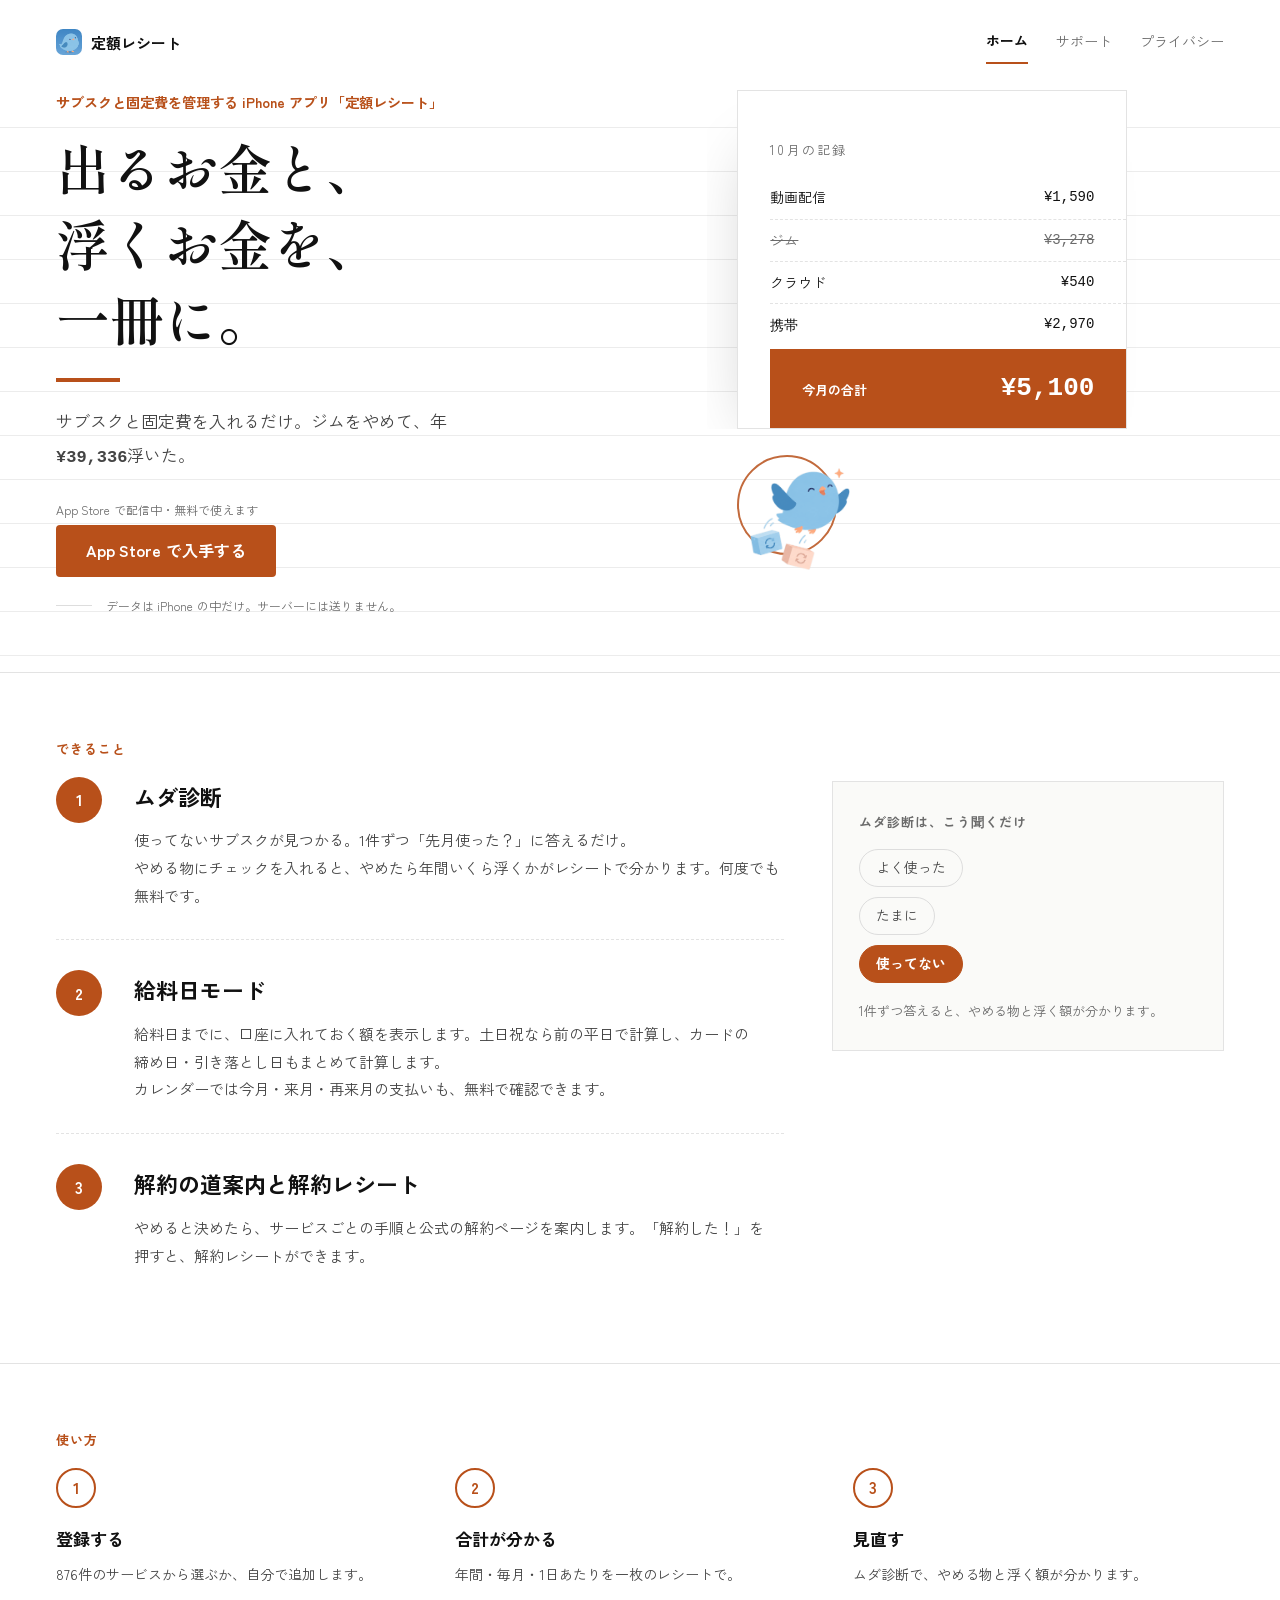
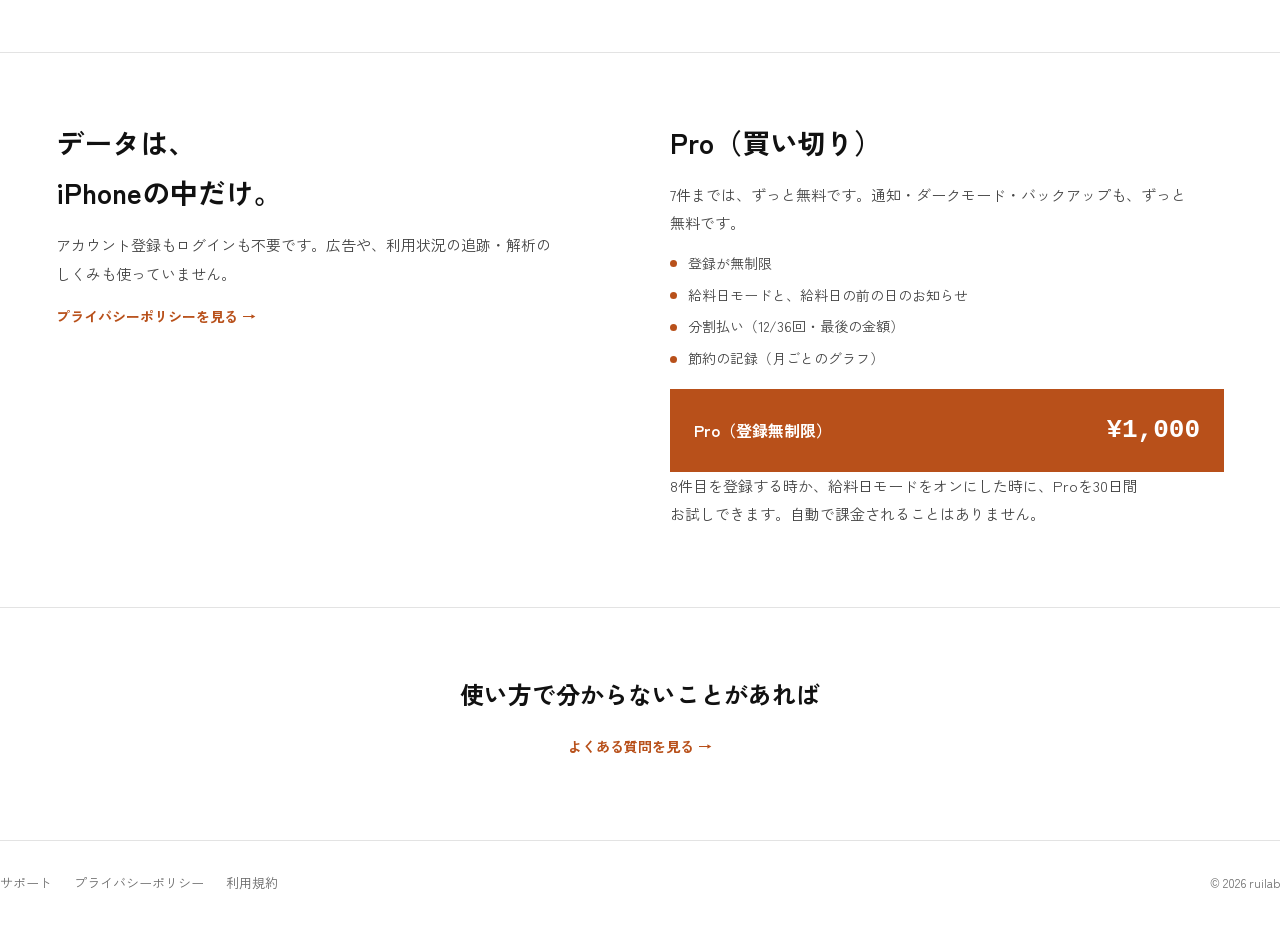
<file: index.html>
<!doctype html>
<html lang="ja">
<head>
<meta charset="utf-8">
<meta name="viewport" content="width=device-width, initial-scale=1">
<title>定額レシート - サブスク管理</title>
<meta name="description" content="サブスクと固定費を入れるだけ。年間・毎月・1日あたりの合計がひと目で分かる、iPhone向けの節約アプリです。データはiPhoneの中だけ。ログイン・広告なし。">
<meta name="theme-color" content="#B8501A">
<link rel="icon" href="assets/favicon-64.png" sizes="64x64" type="image/png">
<link rel="icon" href="assets/favicon-32.png" sizes="32x32" type="image/png">
<link rel="apple-touch-icon" href="assets/apple-touch-icon.png">
<link rel="stylesheet" href="assets/style.css">
</head>
<body>

<header class="site-header">
  <div class="wrap header-inner">
    <a class="brand" href="index.html">
      <img src="assets/icon-header.png" width="32" height="32" alt="">
      <span>定額レシート</span>
    </a>
    <nav class="site-nav" aria-label="サイト内">
      <a href="index.html" aria-current="page">ホーム</a>
      <a href="support.html">サポート</a>
      <a href="privacy.html">プライバシー</a>
    </nav>
  </div>
</header>

<main>

  <div class="hero-band">
    <section class="hero">
      <div class="wrap hero-grid">

        <div class="hero-copy">
          <p class="hero-kicker">サブスクと固定費を管理する iPhone アプリ「定額レシート」</p>
          <h1>出るお金と、<br>浮くお金を、<br>一冊に。</h1>
          <hr class="hero-rule">
          <p class="hero-sub">サブスクと<wbr>固定費を<wbr>入れるだけ。<wbr>ジムを<wbr>やめて、<wbr>年<b class="mono">¥39,336</b>浮いた。</p>
          <p class="hero-storenote">App Store で配信中・無料で<wbr>使えます</p>
          <p class="hero-cta"><a class="btn-primary" href="https://apps.apple.com/jp/app/%E5%AE%9A%E9%A1%8D%E3%83%AC%E3%82%B7%E3%83%BC%E3%83%88-%E3%82%B5%E3%83%96%E3%82%B9%E3%82%AF%E7%AE%A1%E7%90%86/id6823867185" target="_blank" rel="noopener">App Store で入手する</a></p>
          <p class="hero-footnote"><span class="dash" aria-hidden="true"></span>データは iPhone の中だけ。サーバーには送りません。</p>
        </div>

        <div class="hero-visual">
          <div class="frag-crop">
            <div class="receipt-frag">
              <p class="frag-label">10月の記録</p>
              <div class="frag-line"><span>動画配信</span><span class="mono">¥1,590</span></div>
              <div class="frag-line frag-cancel"><span>ジム</span><span class="mono">¥3,278</span></div>
              <div class="frag-line"><span>クラウド</span><span class="mono">¥540</span></div>
              <div class="frag-line"><span>携帯</span><span class="mono">¥2,970</span></div>
              <div class="frag-total"><span>今月の合計</span><b class="mono">¥5,100</b></div>
            </div>
          </div>
          <div class="seal">
            <span class="seal-ring" aria-hidden="true"></span>
            <img src="assets/bird-happy.png" width="480" height="489" alt="">
          </div>
        </div>

      </div>
    </section>
  </div>

  <section class="section no-border" id="features">
    <div class="wrap">
      <p class="section-kicker">できること</p>

      <div class="feat-area">
        <div>

          <div class="feat-row">
            <span class="feat-num" aria-hidden="true">1</span>
            <div class="feat-body">
              <h2>ムダ診断</h2>
              <p>使ってない<wbr>サブスクが<wbr>見つかる。<wbr>1件ずつ<wbr>「先月<wbr>使った？」に<wbr>答えるだけ。</p>
              <p>やめる<wbr>物に<wbr>チェックを<wbr>入れると、<wbr>やめたら<wbr>年間いくら<wbr>浮くかが<wbr>レシートで<wbr>分かります。<wbr>何度でも<wbr>無料です。</p>
            </div>
          </div>

          <div class="feat-row">
            <span class="feat-num" aria-hidden="true">2</span>
            <div class="feat-body">
              <h2>給料日モード</h2>
              <p class="only-pc">給料日までに、<wbr>口座に<wbr>入れておく額を<wbr>表示します。<wbr>土日祝なら<wbr>前の<wbr>平日で<wbr>計算し、<wbr>カードの<wbr>締め日・<wbr>引き落とし日も<wbr>まとめて<wbr>計算します。</p>
              <p class="only-pc">カレンダーでは<wbr>今月・<wbr>来月・<wbr>再来月の<wbr>支払いも、<wbr>無料で<wbr>確認できます。</p>
              <p class="only-mobile">給料日までに、<wbr>口座に<wbr>入れておく額を<wbr>表示。<wbr>カードの<wbr>締め日・<wbr>引き落とし日も<wbr>まとめて<wbr>計算します。<wbr>カレンダーの<wbr>今月・<wbr>来月・<wbr>再来月は<wbr>無料で<wbr>見られます。</p>
            </div>
          </div>

          <div class="feat-row">
            <span class="feat-num" aria-hidden="true">3</span>
            <div class="feat-body">
              <h2>解約の道案内と解約レシート</h2>
              <p class="only-pc">やめると<wbr>決めたら、<wbr>サービスごとの<wbr>手順と<wbr>公式の<wbr>解約ページを<wbr>案内します。<wbr>「解約した！」を<wbr>押すと、<wbr>解約レシートが<wbr>できます。</p>
              <p class="only-mobile">サービスごとの<wbr>手順と<wbr>公式ページを<wbr>案内。<wbr>「解約した！」を<wbr>押すと、<wbr>解約レシートが<wbr>できます。</p>
            </div>
          </div>

        </div>

        <div class="chip-panel">
          <p class="section-kicker">ムダ診断は、こう聞くだけ</p>
          <div class="chip-list">
            <span class="chip">よく使った</span>
            <span class="chip">たまに</span>
            <span class="chip is-on">使ってない</span>
          </div>
          <p class="chip-caption">1件ずつ<wbr>答えると、<wbr>やめる<wbr>物と<wbr>浮く<wbr>額が<wbr>分かります。</p>
        </div>
      </div>
    </div>
  </section>

  <section class="section" id="how">
    <div class="wrap">
      <p class="section-kicker">使い方</p>
      <div class="steps">

        <div class="step">
          <span class="step-num" aria-hidden="true">1</span>
          <h2>登録する</h2>
          <p>876件の<wbr>サービスから<wbr>選ぶか、<wbr>自分で<wbr>追加します。</p>
        </div>

        <div class="step">
          <span class="step-num" aria-hidden="true">2</span>
          <h2>合計が分かる</h2>
          <p>年間・<wbr>毎月・<wbr>1日あたりを<wbr>一枚の<wbr>レシートで。</p>
        </div>

        <div class="step">
          <span class="step-num" aria-hidden="true">3</span>
          <h2>見直す</h2>
          <p>ムダ診断で、<wbr>やめる<wbr>物と<wbr>浮く<wbr>額が<wbr>分かります。</p>
        </div>

      </div>
    </div>
  </section>

  <section class="section" id="safety">
    <div class="wrap two-col">

      <div>
        <h2>データは、<br>iPhoneの中だけ。</h2>
        <p>アカウント登録も<wbr>ログインも<wbr>不要です。<wbr>広告や、<wbr>利用状況の<wbr>追跡・<wbr>解析の<wbr>しくみも<wbr>使っていません。</p>
        <p><a class="text-link" href="privacy.html">プライバシーポリシーを見る →</a></p>
      </div>

      <div>
        <h2>Pro（買い切り）</h2>
        <p>7件までは、<wbr>ずっと<wbr>無料です。<wbr>通知・<wbr>ダークモード・<wbr>バックアップも、<wbr>ずっと<wbr>無料です。</p>
        <ul class="pro-list">
          <li>登録が<wbr>無制限</li>
          <li>給料日モードと、<wbr>給料日の<wbr>前の<wbr>日の<wbr>お知らせ</li>
          <li>分割払い<wbr>（12/36回・<wbr>最後の<wbr>金額）</li>
          <li>節約の<wbr>記録<wbr>（月ごとの<wbr>グラフ）</li>
        </ul>
        <div class="price-fill">
          <span>Pro（登録無制限）</span>
          <b class="mono">¥1,000</b>
        </div>
        <p class="price-note">8件目を<wbr>登録する<wbr>時か、<wbr>給料日モードを<wbr>オンに<wbr>した<wbr>時に、<wbr>Proを<wbr>30日間<wbr>お試しできます。<wbr>自動で<wbr>課金される<wbr>ことは<wbr>ありません。</p>
      </div>

    </div>
  </section>


  <!--
  アプリの画面（撮影モードのスクリーンショットが揃ったら、下のコメントを外して公開する）
  本物の画面以外は置かない。

  <section class="section" id="screens">
    <div class="wrap">
      <p class="section-kicker">アプリの画面</p>
      <div class="app-shots">
        <div class="shot-slot">ホーム画面</div>
        <div class="shot-slot">ムダ診断</div>
        <div class="shot-slot">給料日モード</div>
      </div>
      <div class="badge-slot">App Store バッジ</div>
    </div>
  </section>
  -->

  <section class="section section-center" id="support-link">
    <div class="wrap">
      <h2>使い方で<wbr>分からない<wbr>ことが<wbr>あれば</h2>
      <p><a class="text-link" href="support.html">よくある質問を見る →</a></p>
    </div>
  </section>

</main>

<footer class="site-footer">
  <div class="wrap footer-inner">
    <div class="footer-links">
      <a href="support.html">サポート</a>
      <a href="privacy.html">プライバシーポリシー</a>
      <a href="https://www.apple.com/legal/internet-services/itunes/dev/stdeula/">利用規約</a>
    </div>
    <p class="footer-copy">&copy; 2026 ruilab</p>
  </div>
</footer>

</body>
</html>
</file>
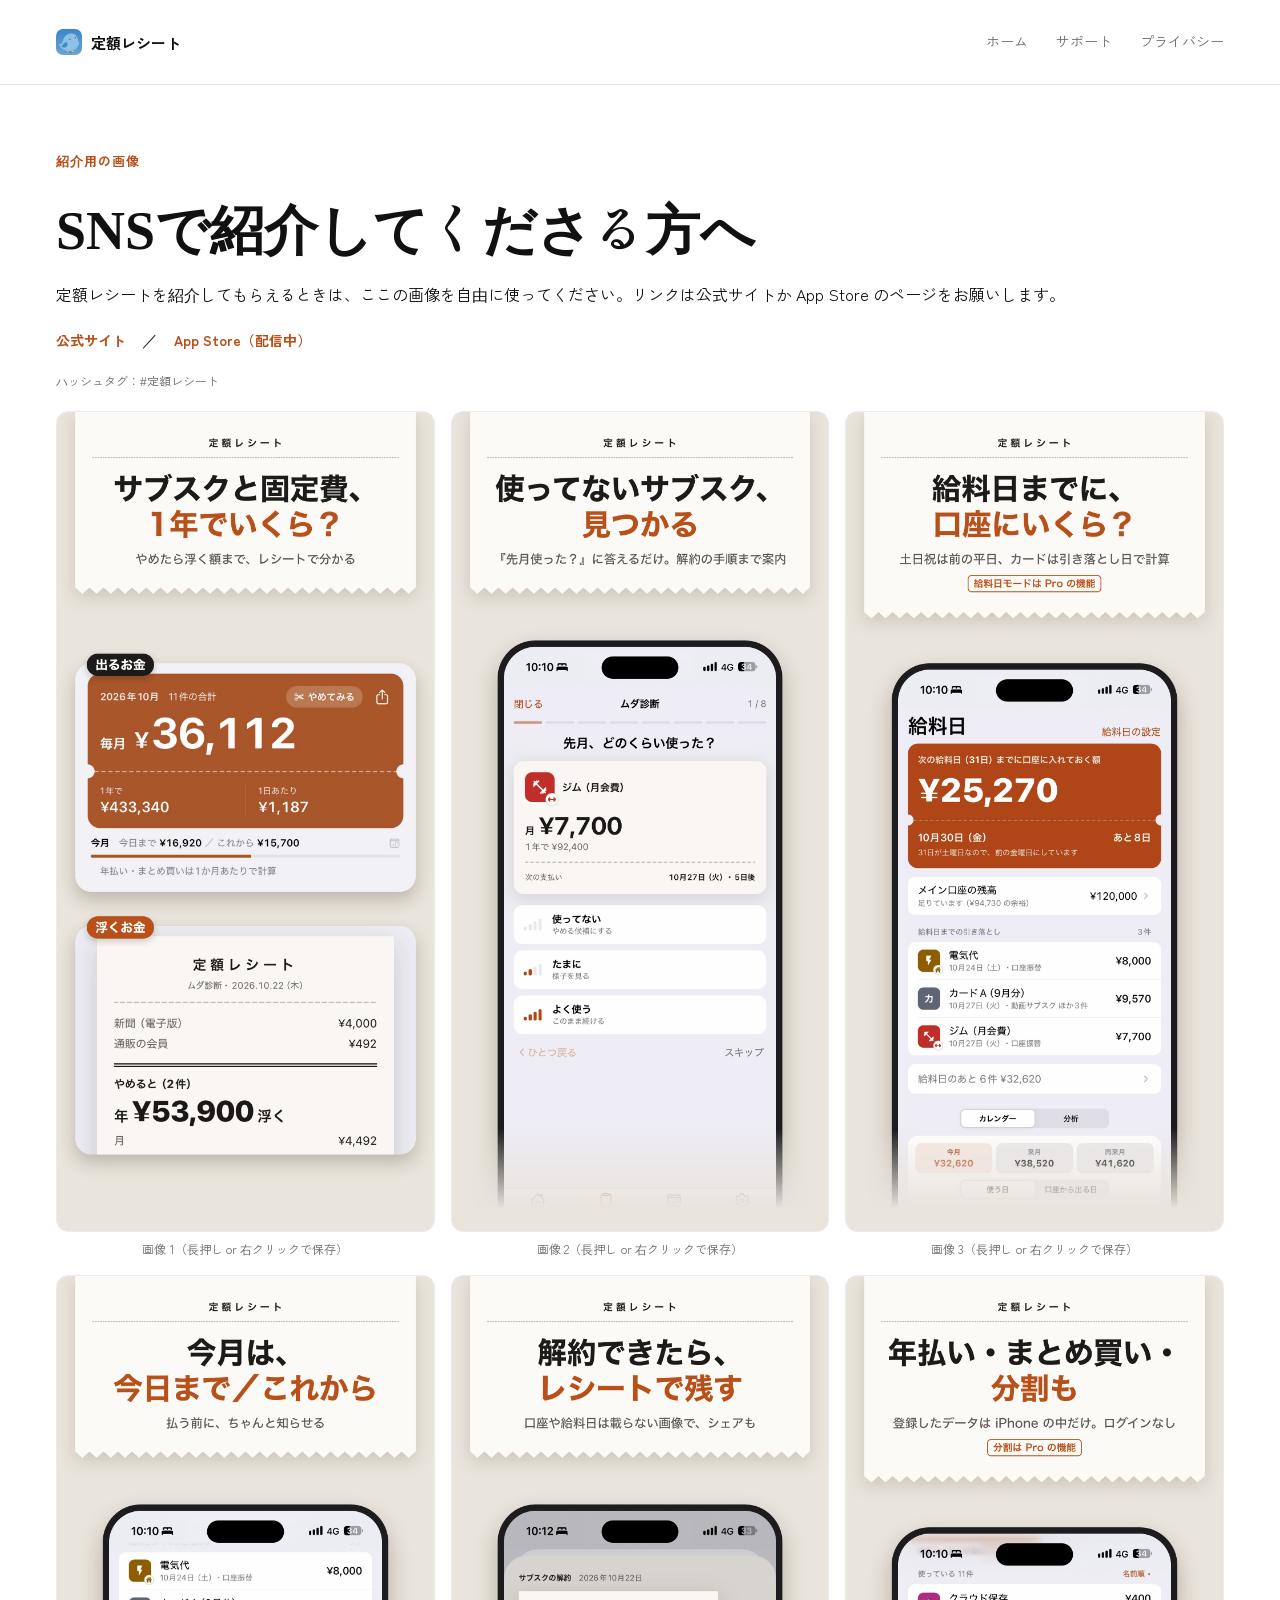
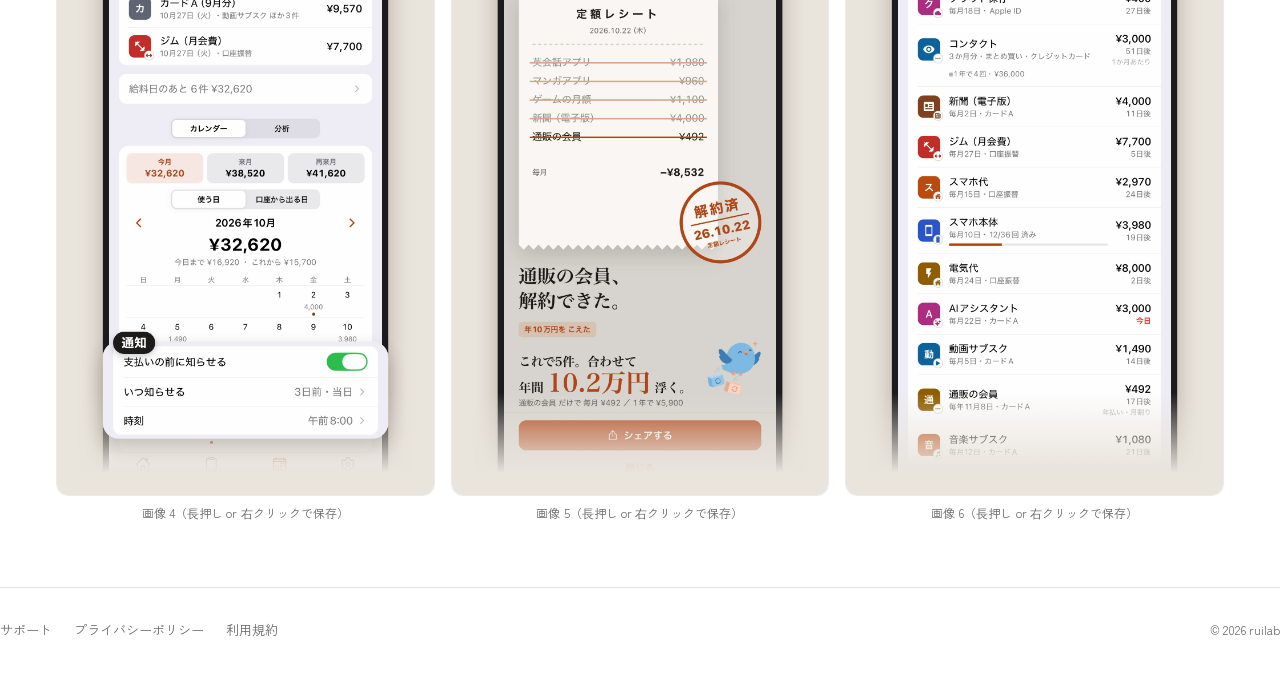
<file: press.html>
<!doctype html>
<html lang="ja">
<head>
<meta charset="utf-8">
<meta name="viewport" content="width=device-width, initial-scale=1">
<title>紹介用の画像 | 定額レシート</title>
<meta name="description" content="定額レシートを SNS などで紹介してくださる方のための画像です。">
<meta name="theme-color" content="#B8501A">
<link rel="icon" href="assets/favicon-64.png" sizes="64x64" type="image/png">
<link rel="icon" href="assets/favicon-32.png" sizes="32x32" type="image/png">
<link rel="apple-touch-icon" href="assets/apple-touch-icon.png">
<link rel="stylesheet" href="assets/style.css">
</head>
<body>

<header class="site-header">
  <div class="wrap header-inner">
    <a class="brand" href="index.html">
      <img src="assets/icon-header.png" width="32" height="32" alt="">
      <span>定額レシート</span>
    </a>
    <nav class="site-nav" aria-label="サイト内">
      <a href="index.html">ホーム</a>
      <a href="support.html">サポート</a>
      <a href="privacy.html">プライバシー</a>
    </nav>
  </div>
</header>

<main>
  <section class="section">
    <div class="wrap">
      <p class="section-kicker">紹介用の画像</p>
      <h1>SNSで紹介してくださる方へ</h1>
      <p>定額レシートを紹介してもらえるときは、ここの画像を自由に使ってください。リンクは公式サイトか App Store のページをお願いします。</p>
      <p><a class="text-link" href="index.html">公式サイト</a>　／　<a class="text-link" href="https://apps.apple.com/jp/app/%E5%AE%9A%E9%A1%8D%E3%83%AC%E3%82%B7%E3%83%BC%E3%83%88-%E3%82%B5%E3%83%96%E3%82%B9%E3%82%AF%E7%AE%A1%E7%90%86/id6823867185" target="_blank" rel="noopener">App Store（配信中）</a></p>
      <p class="contact-sub">ハッシュタグ：#定額レシート</p>
      <div class="press-grid">
      <figure class="press-item"><a href="assets/press/01.png" target="_blank" rel="noopener"><img src="assets/press/01.png" alt="定額レシートの画面 1" loading="lazy" width="1320" height="2868"></a><figcaption>画像 1（長押し or 右クリックで保存）</figcaption></figure>
      <figure class="press-item"><a href="assets/press/02.png" target="_blank" rel="noopener"><img src="assets/press/02.png" alt="定額レシートの画面 2" loading="lazy" width="1320" height="2868"></a><figcaption>画像 2（長押し or 右クリックで保存）</figcaption></figure>
      <figure class="press-item"><a href="assets/press/03.png" target="_blank" rel="noopener"><img src="assets/press/03.png" alt="定額レシートの画面 3" loading="lazy" width="1320" height="2868"></a><figcaption>画像 3（長押し or 右クリックで保存）</figcaption></figure>
      <figure class="press-item"><a href="assets/press/04.png" target="_blank" rel="noopener"><img src="assets/press/04.png" alt="定額レシートの画面 4" loading="lazy" width="1320" height="2868"></a><figcaption>画像 4（長押し or 右クリックで保存）</figcaption></figure>
      <figure class="press-item"><a href="assets/press/05.png" target="_blank" rel="noopener"><img src="assets/press/05.png" alt="定額レシートの画面 5" loading="lazy" width="1320" height="2868"></a><figcaption>画像 5（長押し or 右クリックで保存）</figcaption></figure>
      <figure class="press-item"><a href="assets/press/06.png" target="_blank" rel="noopener"><img src="assets/press/06.png" alt="定額レシートの画面 6" loading="lazy" width="1320" height="2868"></a><figcaption>画像 6（長押し or 右クリックで保存）</figcaption></figure>
      </div>
    </div>
  </section>
</main>

<footer class="site-footer">
  <div class="wrap footer-inner">
    <div class="footer-links">
      <a href="support.html">サポート</a>
      <a href="privacy.html">プライバシーポリシー</a>
      <a href="https://www.apple.com/legal/internet-services/itunes/dev/stdeula/">利用規約</a>
    </div>
    <p class="footer-copy">&copy; 2026 ruilab</p>
  </div>
</footer>

</body>
</html>
</file>
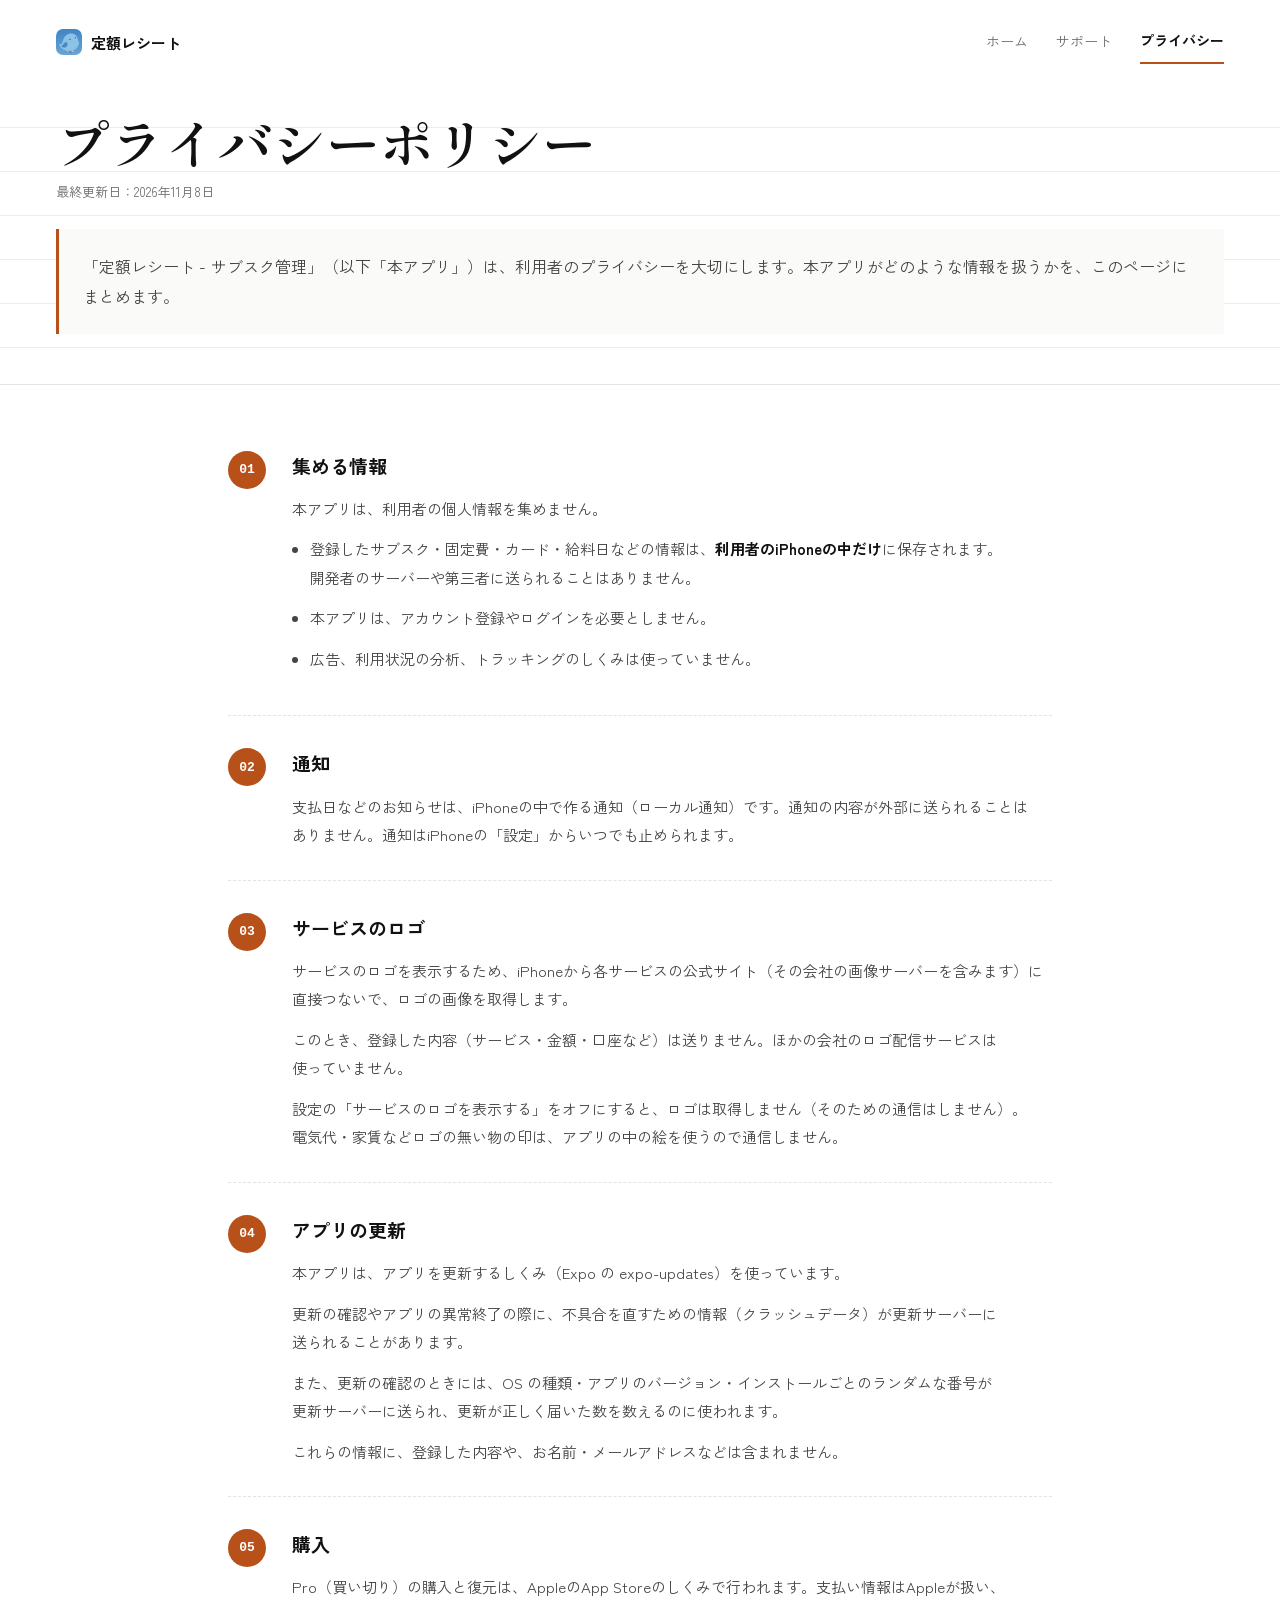
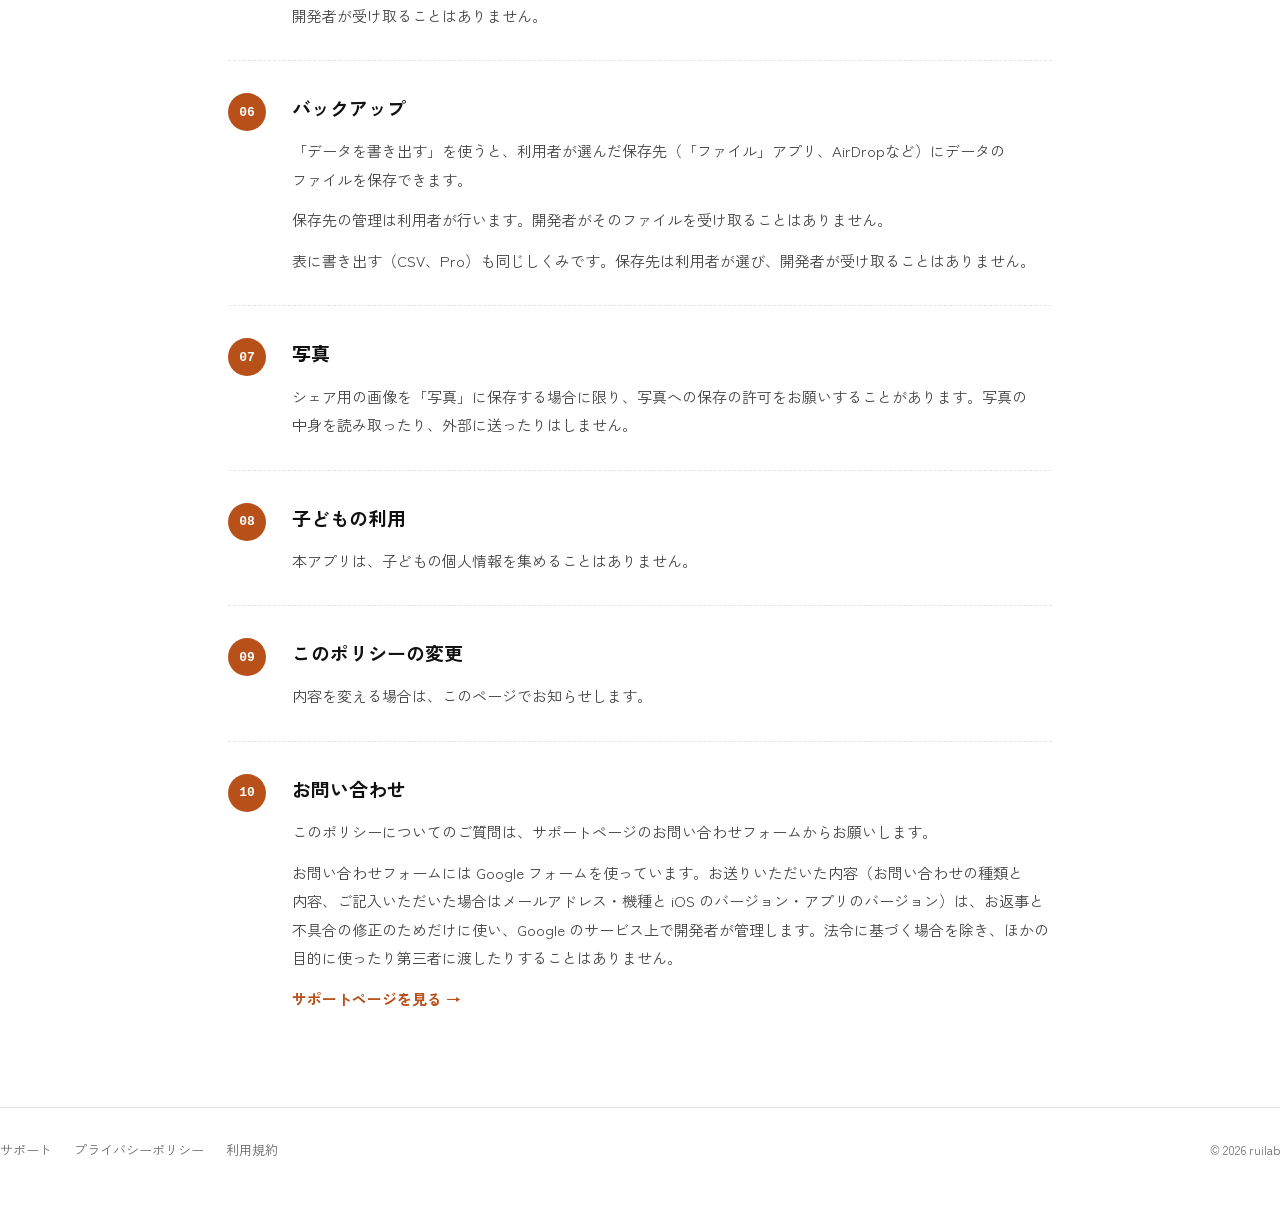
<file: privacy.html>
<!doctype html>
<html lang="ja">
<head>
<meta charset="utf-8">
<meta name="viewport" content="width=device-width, initial-scale=1">
<title>プライバシーポリシー | 定額レシート</title>
<meta name="description" content="定額レシート - サブスク管理 のプライバシーポリシー。登録した内容はiPhoneの中だけに保存され、サーバーには送られません。">
<meta name="theme-color" content="#B8501A">
<link rel="icon" href="assets/favicon-64.png" sizes="64x64" type="image/png">
<link rel="icon" href="assets/favicon-32.png" sizes="32x32" type="image/png">
<link rel="apple-touch-icon" href="assets/apple-touch-icon.png">
<link rel="stylesheet" href="assets/style.css">
</head>
<body>

<header class="site-header">
  <div class="wrap header-inner">
    <a class="brand" href="index.html">
      <img src="assets/icon-header.png" width="32" height="32" alt="">
      <span>定額レシート</span>
    </a>
    <nav class="site-nav" aria-label="サイト内">
      <a href="index.html">ホーム</a>
      <a href="support.html">サポート</a>
      <a href="privacy.html" aria-current="page">プライバシー</a>
    </nav>
  </div>
</header>

<main>

  <div class="hero-band page-head">
    <div class="wrap">
      <h1>プライバシーポリシー</h1>
      <p class="page-meta">最終更新日：2026年11月8日</p>
      <div class="lede-box">
        <p class="lede">「定額レシート - サブスク管理」<wbr>（以下<wbr>「本アプリ」）は、<wbr>利用者の<wbr>プライバシーを<wbr>大切に<wbr>します。<wbr>本アプリが<wbr>どのような<wbr>情報を<wbr>扱うかを、<wbr>この<wbr>ページに<wbr>まとめます。</p>
      </div>
    </div>
  </div>

  <section class="section no-border">
    <div class="wrap wrap-narrow">

      <div class="policy-sec">
        <span class="policy-num" aria-hidden="true">01</span>
        <div class="policy-body">
          <h2>集める情報</h2>
          <p>本アプリは、<wbr>利用者の<wbr>個人情報を<wbr>集めません。</p>
          <ul>
            <li>登録した<wbr>サブスク・<wbr>固定費・<wbr>カード・<wbr>給料日などの<wbr>情報は、<strong>利用者の<wbr>iPhoneの<wbr>中だけ</strong>に<wbr>保存されます。<wbr>開発者の<wbr>サーバーや<wbr>第三者に<wbr>送られる<wbr>ことは<wbr>ありません。</li>
            <li>本アプリは、<wbr>アカウント登録や<wbr>ログインを<wbr>必要としません。</li>
            <li>広告、<wbr>利用状況の<wbr>分析、<wbr>トラッキングの<wbr>しくみは<wbr>使っていません。</li>
          </ul>
        </div>
      </div>

      <div class="policy-sec">
        <span class="policy-num" aria-hidden="true">02</span>
        <div class="policy-body">
          <h2>通知</h2>
          <p>支払日などの<wbr>お知らせは、<wbr>iPhoneの<wbr>中で<wbr>作る<wbr>通知<wbr>（ローカル通知）です。<wbr>通知の<wbr>内容が<wbr>外部に<wbr>送られる<wbr>ことは<wbr>ありません。<wbr>通知は<wbr>iPhoneの<wbr>「設定」から<wbr>いつでも<wbr>止められます。</p>
        </div>
      </div>

      <div class="policy-sec">
        <span class="policy-num" aria-hidden="true">03</span>
        <div class="policy-body">
          <h2>サービスのロゴ</h2>
          <p>サービスの<wbr>ロゴを<wbr>表示する<wbr>ため、<wbr>iPhoneから<wbr>各サービスの<wbr>公式サイト<wbr>（その<wbr>会社の<wbr>画像サーバーを<wbr>含みます）に<wbr>直接つないで、<wbr>ロゴの<wbr>画像を<wbr>取得します。</p>
          <p>この<wbr>とき、<wbr>登録した<wbr>内容<wbr>（サービス・<wbr>金額・<wbr>口座など）は<wbr>送りません。<wbr>ほかの<wbr>会社の<wbr>ロゴ配信サービスは<wbr>使っていません。</p>
          <p>設定の<wbr>「サービスの<wbr>ロゴを<wbr>表示する」を<wbr>オフに<wbr>すると、<wbr>ロゴは<wbr>取得しません<wbr>（その<wbr>ための<wbr>通信は<wbr>しません）。<wbr>電気代・<wbr>家賃など<wbr>ロゴの<wbr>無い<wbr>物の<wbr>印は、<wbr>アプリの<wbr>中の<wbr>絵を<wbr>使うので<wbr>通信しません。</p>
        </div>
      </div>

      <div class="policy-sec">
        <span class="policy-num" aria-hidden="true">04</span>
        <div class="policy-body">
          <h2>アプリの更新</h2>
          <p>本アプリは、<wbr>アプリを<wbr>更新する<wbr>しくみ<wbr>（Expo の expo-updates）を<wbr>使っています。</p>
          <p>更新の<wbr>確認や<wbr>アプリの<wbr>異常終了の<wbr>際に、<wbr>不具合を<wbr>直す<wbr>ための<wbr>情報<wbr>（クラッシュデータ）が<wbr>更新サーバーに<wbr>送られる<wbr>ことがあります。</p>
          <p>また、<wbr>更新の<wbr>確認の<wbr>ときには、<wbr>OS の<wbr>種類・<wbr>アプリの<wbr>バージョン・<wbr>インストールごとの<wbr>ランダムな<wbr>番号が<wbr>更新サーバーに<wbr>送られ、<wbr>更新が<wbr>正しく<wbr>届いた<wbr>数を<wbr>数えるのに<wbr>使われます。</p>
          <p>これらの<wbr>情報に、<wbr>登録した<wbr>内容や、<wbr>お名前・<wbr>メールアドレスなどは<wbr>含まれません。</p>
        </div>
      </div>

      <div class="policy-sec">
        <span class="policy-num" aria-hidden="true">05</span>
        <div class="policy-body">
          <h2>購入</h2>
          <p>Pro<wbr>（買い切り）の<wbr>購入と<wbr>復元は、<wbr>Appleの<wbr>App Storeの<wbr>しくみで<wbr>行われます。<wbr>支払い<wbr>情報は<wbr>Appleが<wbr>扱い、<wbr>開発者が<wbr>受け取る<wbr>ことは<wbr>ありません。</p>
        </div>
      </div>

      <div class="policy-sec">
        <span class="policy-num" aria-hidden="true">06</span>
        <div class="policy-body">
          <h2>バックアップ</h2>
          <p>「データを<wbr>書き出す」を<wbr>使うと、<wbr>利用者が<wbr>選んだ<wbr>保存先<wbr>（「ファイル」<wbr>アプリ、<wbr>AirDropなど）に<wbr>データの<wbr>ファイルを<wbr>保存できます。</p>
          <p>保存先の<wbr>管理は<wbr>利用者が<wbr>行います。<wbr>開発者が<wbr>その<wbr>ファイルを<wbr>受け取る<wbr>ことは<wbr>ありません。</p>
          <p>表に<wbr>書き出す<wbr>（CSV、<wbr>Pro）も<wbr>同じしくみです。<wbr>保存先は<wbr>利用者が<wbr>選び、<wbr>開発者が<wbr>受け取る<wbr>ことは<wbr>ありません。</p>
        </div>
      </div>

      <div class="policy-sec">
        <span class="policy-num" aria-hidden="true">07</span>
        <div class="policy-body">
          <h2>写真</h2>
          <p>シェア用の<wbr>画像を<wbr>「写真」に<wbr>保存する<wbr>場合に<wbr>限り、<wbr>写真への<wbr>保存の<wbr>許可を<wbr>お願いする<wbr>ことがあります。<wbr>写真の<wbr>中身を<wbr>読み取ったり、<wbr>外部に<wbr>送ったりはしません。</p>
        </div>
      </div>

      <div class="policy-sec">
        <span class="policy-num" aria-hidden="true">08</span>
        <div class="policy-body">
          <h2>子どもの利用</h2>
          <p>本アプリは、<wbr>子どもの<wbr>個人情報を<wbr>集める<wbr>ことは<wbr>ありません。</p>
        </div>
      </div>

      <div class="policy-sec">
        <span class="policy-num" aria-hidden="true">09</span>
        <div class="policy-body">
          <h2>このポリシーの変更</h2>
          <p>内容を<wbr>変える<wbr>場合は、<wbr>この<wbr>ページで<wbr>お知らせします。</p>
        </div>
      </div>

      <div class="policy-sec">
        <span class="policy-num" aria-hidden="true">10</span>
        <div class="policy-body">
          <h2>お問い合わせ</h2>
          <p>この<wbr>ポリシーに<wbr>ついての<wbr>ご質問は、<wbr>サポートページの<wbr>お問い合わせフォームから<wbr>お願いします。</p>
          <p>お問い合わせフォームには Google フォームを<wbr>使っています。<wbr>お送りいただいた<wbr>内容<wbr>（お問い合わせの<wbr>種類と<wbr>内容、<wbr>ご記入いただいた<wbr>場合は<wbr>メールアドレス・<wbr>機種と iOS の<wbr>バージョン・<wbr>アプリの<wbr>バージョン）は、<wbr>お返事と<wbr>不具合の<wbr>修正の<wbr>ためだけに<wbr>使い、<wbr>Google の<wbr>サービス上で<wbr>開発者が<wbr>管理します。<wbr>法令に<wbr>基づく<wbr>場合を<wbr>除き、<wbr>ほかの<wbr>目的に<wbr>使ったり第三者に<wbr>渡したりする<wbr>ことは<wbr>ありません。</p>
          <p><a href="support.html#contact">サポートページを見る →</a></p>
        </div>
      </div>

    </div>
  </section>

</main>

<footer class="site-footer">
  <div class="wrap footer-inner">
    <div class="footer-links">
      <a href="support.html">サポート</a>
      <a href="privacy.html">プライバシーポリシー</a>
      <a href="https://www.apple.com/legal/internet-services/itunes/dev/stdeula/">利用規約</a>
    </div>
    <p class="footer-copy">&copy; 2026 ruilab</p>
  </div>
</footer>

</body>
</html>
</file>
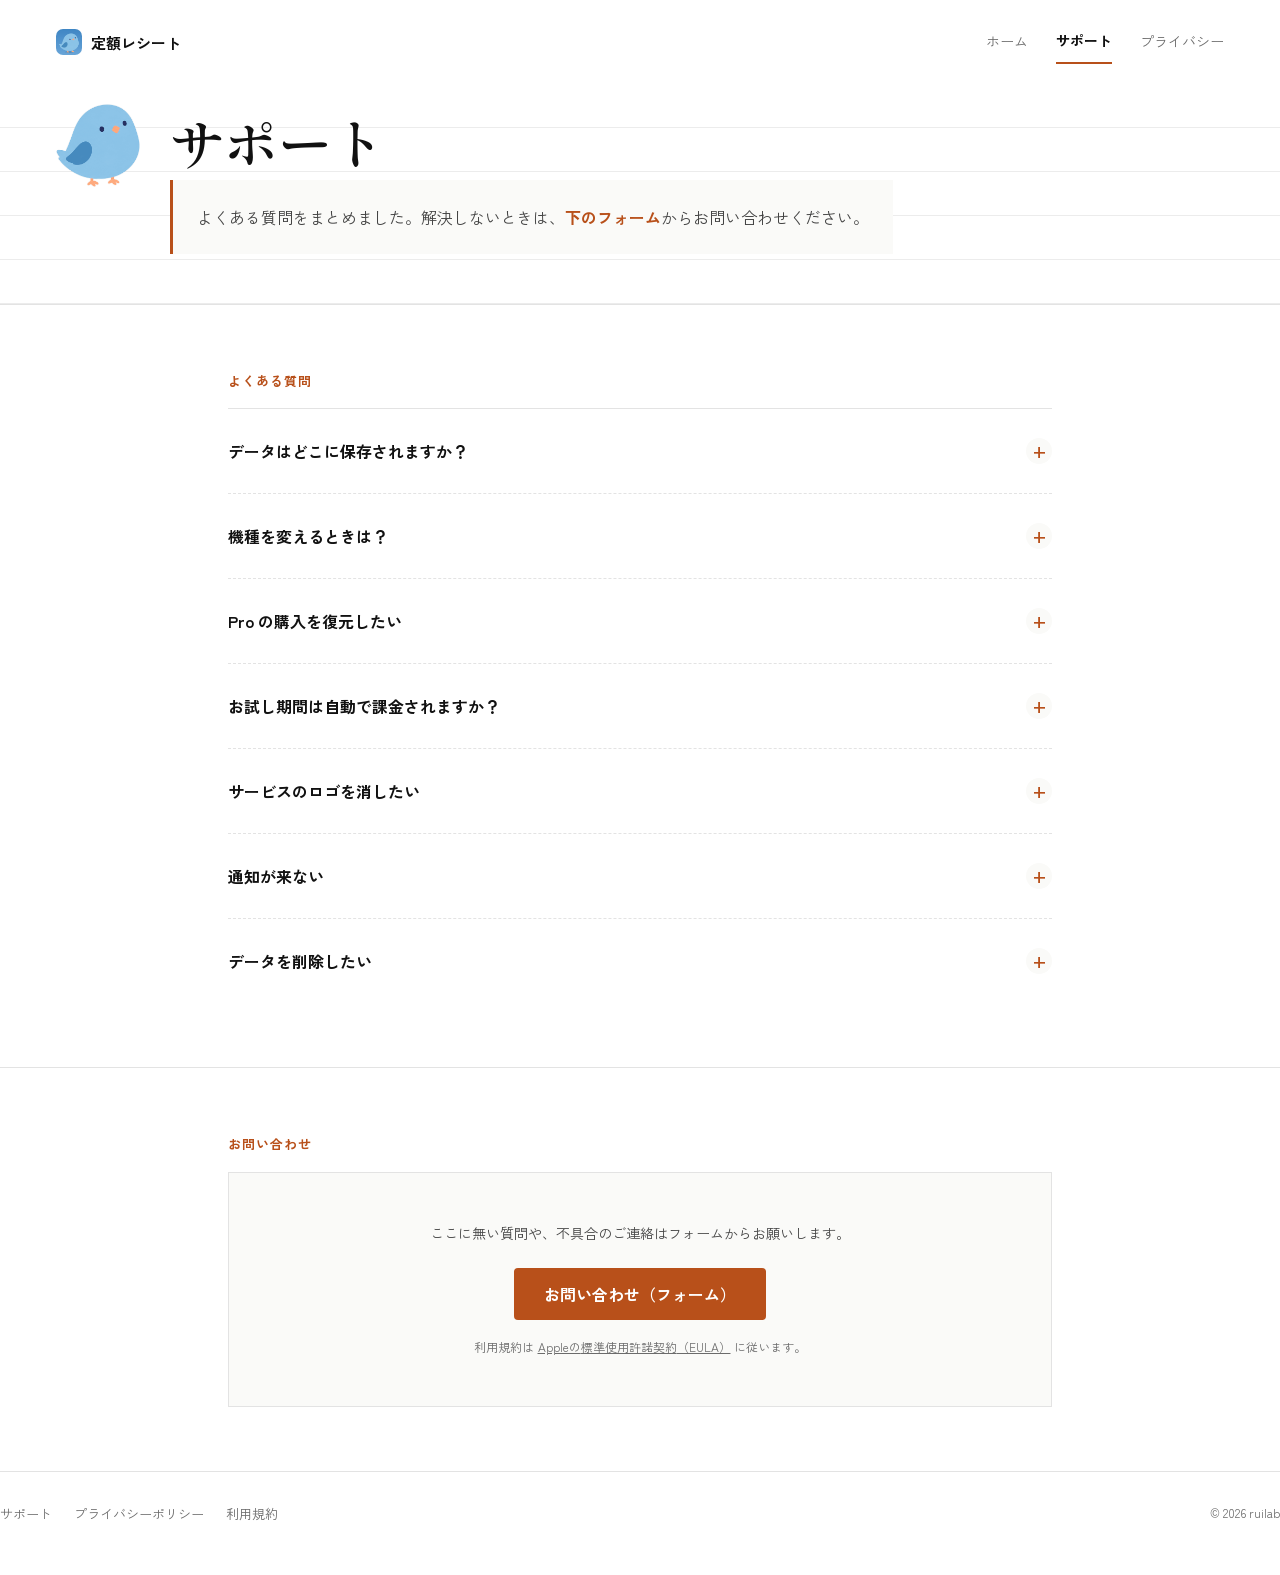
<file: support.html>
<!doctype html>
<html lang="ja">
<head>
<meta charset="utf-8">
<meta name="viewport" content="width=device-width, initial-scale=1">
<title>サポート | 定額レシート</title>
<meta name="description" content="定額レシート - サブスク管理 のよくある質問とお問い合わせ。機種変更・購入の復元・通知・データの削除など。">
<meta name="theme-color" content="#B8501A">
<link rel="icon" href="assets/favicon-64.png" sizes="64x64" type="image/png">
<link rel="icon" href="assets/favicon-32.png" sizes="32x32" type="image/png">
<link rel="apple-touch-icon" href="assets/apple-touch-icon.png">
<link rel="stylesheet" href="assets/style.css">
</head>
<body>

<header class="site-header">
  <div class="wrap header-inner">
    <a class="brand" href="index.html">
      <img src="assets/icon-header.png" width="32" height="32" alt="">
      <span>定額レシート</span>
    </a>
    <nav class="site-nav" aria-label="サイト内">
      <a href="index.html">ホーム</a>
      <a href="support.html" aria-current="page">サポート</a>
      <a href="privacy.html">プライバシー</a>
    </nav>
  </div>
</header>

<main>

  <div class="hero-band page-head">
    <div class="wrap page-head-flex">
      <img src="assets/bird-normal.png" width="320" height="315" alt="">
      <div>
        <h1>サポート</h1>
        <div class="lede-box">
          <p class="lede">よく<wbr>ある<wbr>質問を<wbr>まとめました。<wbr>解決しない<wbr>ときは、<a href="#contact">下の<wbr>フォーム</a>から<wbr>お問い合わせ<wbr>ください。</p>
        </div>
      </div>
    </div>
  </div>

  <section class="section no-border">
    <div class="wrap wrap-narrow">
      <p class="section-kicker">よくある質問</p>

      <div class="faq-list">

        <details class="faq-item">
          <summary>データはどこに保存されますか？</summary>
          <div class="faq-ans">
            <p>登録した<wbr>サブスク・<wbr>固定費・<wbr>カード・<wbr>給料日などは、<wbr>すべて<wbr>利用者の<wbr>iPhoneの<wbr>中だけに<wbr>保存されます。<wbr>開発者の<wbr>サーバーや<wbr>第三者には<wbr>送られません。</p>
          </div>
        </details>

        <details class="faq-item">
          <summary>機種を変えるときは？</summary>
          <div class="faq-ans">
            <p>設定の<wbr>「データを<wbr>書き出す」で、<wbr>今の<wbr>iPhoneの<wbr>データを<wbr>ファイルに<wbr>書き出します。</p>
            <p>新しい<wbr>iPhoneで<wbr>「データを<wbr>読み込む」から<wbr>その<wbr>ファイルを<wbr>選ぶと<wbr>読み込めます。<wbr>すでに<wbr>何か<wbr>登録済みなら、<wbr>「置き換える」か<wbr>「合わせる<wbr>（追加・<wbr>上書き）」かを<wbr>選べます。</p>
          </div>
        </details>

        <details class="faq-item">
          <summary>Pro の購入を復元したい</summary>
          <div class="faq-ans">
            <p>Pro の<wbr>画面に<wbr>ある<wbr>「購入を<wbr>復元」から<wbr>復元できます。<wbr>購入時と<wbr>同じ<wbr>Apple IDで<wbr>サインインしている<wbr>必要が<wbr>あります。</p>
          </div>
        </details>

        <details class="faq-item">
          <summary>お試し期間は自動で課金されますか？</summary>
          <div class="faq-ans">
            <p>されません。<wbr>8件目を<wbr>登録する<wbr>時か、<wbr>給料日モードを<wbr>オンに<wbr>した<wbr>時に、<wbr>30日間Proの<wbr>機能を<wbr>試せます。<wbr>終わっても<wbr>自動的に<wbr>料金は<wbr>発生しません。</p>
            <p>続けて<wbr>使いたい<wbr>場合だけ、<wbr>Pro<wbr>（買い切り ¥1,000）を<wbr>購入してください。<wbr>お試しが<wbr>終わっても、<wbr>登録した<wbr>データと<wbr>支払日の<wbr>通知は<wbr>そのまま<wbr>残ります。</p>
          </div>
        </details>

        <details class="faq-item">
          <summary>サービスのロゴを消したい</summary>
          <div class="faq-ans">
            <p>設定の<wbr>「サービスの<wbr>ロゴを<wbr>表示する」を<wbr>オフに<wbr>してください。<wbr>ロゴの<wbr>取得<wbr>（通信）も<wbr>止まります。</p>
          </div>
        </details>

        <details class="faq-item">
          <summary>通知が来ない</summary>
          <div class="faq-ans">
            <p>iPhoneの<wbr>「設定」<wbr>→<wbr>「通知」<wbr>→<wbr>「定額レシート」で、<wbr>通知が<wbr>許可されているか<wbr>確認してください。</p>
            <p>アプリ内の<wbr>設定でも、<wbr>通知の<wbr>オン・<wbr>オフと<wbr>届く<wbr>タイミング<wbr>（当日・<wbr>3日前・<wbr>1週間前など）を<wbr>変えられます。</p>
          </div>
        </details>

        <details class="faq-item">
          <summary>データを削除したい</summary>
          <div class="faq-ans">
            <p>設定の<wbr>「すべて<wbr>消す」で、<wbr>この<wbr>iPhoneに<wbr>登録した<wbr>内容を<wbr>まとめて<wbr>削除できます<wbr>（元に<wbr>戻せません）。<wbr>アプリ自体を<wbr>削除した<wbr>場合も、<wbr>中の<wbr>データは<wbr>一緒に<wbr>消えます。</p>
          </div>
        </details>

      </div>
    </div>
  </section>

  <section class="section" id="contact">
    <div class="wrap wrap-narrow">
      <p class="section-kicker">お問い合わせ</p>
      <div class="contact-card">
        <p>ここに<wbr>無い<wbr>質問や、<wbr>不具合の<wbr>ご連絡は<wbr>フォームから<wbr>お願いします。</p>
        <!-- TODO(るい): 公開前に実際のGoogleフォームのURLに差し替える -->
        <a class="btn-primary" href="https://forms.gle/2jFgxa9csHJFbxzF8">お問い合わせ（フォーム）</a>
        <p class="contact-sub">利用規約は <a href="https://www.apple.com/legal/internet-services/itunes/dev/stdeula/">Appleの<wbr>標準使用許諾契約<wbr>（EULA）</a> に<wbr>従います。</p>
      </div>
    </div>
  </section>

</main>

<footer class="site-footer">
  <div class="wrap footer-inner">
    <div class="footer-links">
      <a href="support.html">サポート</a>
      <a href="privacy.html">プライバシーポリシー</a>
      <a href="https://www.apple.com/legal/internet-services/itunes/dev/stdeula/">利用規約</a>
    </div>
    <p class="footer-copy">&copy; 2026 ruilab</p>
  </div>
</footer>

</body>
</html>
</file>
<file: assets/style.css>
/* 定額レシート 公式サイト — 「家計の帳面」デザイン
   プレーンなHTML/CSSのみ。外部スクリプト・解析・Cookie・外部リクエストなし。
   フォントは自前ホスト（Shippori Mincho / Zen Kaku Gothic New・OFL・使用字だけのサブセット）。 */

:root {
  --ink: #111111;
  --ink-soft: #444444;
  --muted: #6b6b6b;
  --bg: #ffffff;
  --paper: #ffffff;
  --line: #e3e3e3;
  --rule: #ececec;
  --accent: #b8501a;
  --accent-ink: #ffffff;
  --lede-bg: #fafaf8;
  --font-serif: "Shippori Mincho", "Hiragino Mincho ProN", serif;
  --font-sans: "Zen Kaku Gothic New", "Hiragino Sans", "Hiragino Kaku Gothic ProN", sans-serif;
  --font-mono: "JA Mono", ui-monospace, "SF Mono", monospace;
}

@font-face {
  font-family: "Shippori Mincho";
  font-style: normal;
  font-weight: 600;
  font-display: swap;
  src: url("fonts/shippori-mincho-600-subset.woff2") format("woff2");
}
@font-face {
  font-family: "Zen Kaku Gothic New";
  font-style: normal;
  font-weight: 400;
  font-display: swap;
  src: url("fonts/zen-kaku-gothic-new-400-subset.woff2") format("woff2");
}
@font-face {
  font-family: "Zen Kaku Gothic New";
  font-style: normal;
  font-weight: 700;
  font-display: swap;
  src: url("fonts/zen-kaku-gothic-new-700-subset.woff2") format("woff2");
}

* {
  box-sizing: border-box;
}
html {
  -webkit-text-size-adjust: 100%;
}
body {
  margin: 0;
  background: var(--bg);
  color: var(--ink);
  font-family: var(--font-sans);
  font-size: 16px;
  line-height: 1.8;
  -webkit-font-smoothing: antialiased;
  /* 日本語の行送り：単語の途中では折り返さない。長い英単語やURLだけ必要なら折る */
  word-break: keep-all;
  overflow-wrap: anywhere;
}
img {
  max-width: 100%;
  height: auto;
  display: block;
}
a {
  color: inherit;
  text-decoration: none;
}
a:focus-visible,
summary:focus-visible,
button:focus-visible {
  outline: 2px solid var(--accent);
  outline-offset: 3px;
  border-radius: 4px;
}

.wrap {
  width: 100%;
  max-width: 1280px;
  margin: 0 auto;
  padding: 0 20px;
}
@media (min-width: 640px) {
  .wrap {
    padding: 0 56px;
  }
}
.wrap-narrow {
  max-width: 936px;
}

h1,
h2 {
  margin: 0;
  color: var(--ink);
  text-wrap: balance;
}
h1 {
  font-family: var(--font-serif);
  font-weight: 600;
  font-size: clamp(28px, 6vw, 54px);
  line-height: 1.4;
}
h2 {
  font-family: var(--font-sans);
  font-weight: 700;
}
.mono {
  font-family: var(--font-mono);
}

/* ---------- header ---------- */

.site-header {
  padding: 20px 0;
}
.header-inner {
  display: flex;
  align-items: center;
  justify-content: space-between;
  gap: 12px;
}
.brand {
  display: flex;
  align-items: center;
  gap: 9px;
  font-weight: 700;
  font-size: 15px;
  min-height: 44px;
}
.brand img {
  width: 26px;
  height: 26px;
  border-radius: 7px;
}
.site-nav {
  display: flex;
  gap: 16px;
  font-size: 12px;
}
@media (min-width: 640px) {
  .site-nav {
    gap: 28px;
    font-size: 14px;
  }
}
.site-nav a {
  display: inline-flex;
  align-items: center;
  min-height: 44px;
  color: var(--muted);
}
.site-nav a[aria-current="page"] {
  color: var(--ink);
  font-weight: 700;
  border-bottom: 2px solid var(--accent);
}

/* ---------- hero band（罫線はここだけ） ---------- */

.hero-band {
  background-color: var(--bg);
  background-image: repeating-linear-gradient(to bottom, transparent 0 43px, var(--rule) 43px 44px);
  border-bottom: 1px solid var(--line);
}
.hero {
  padding: 6px 0 44px;
}
.hero-grid {
  display: grid;
  gap: 32px;
}
@media (min-width: 900px) {
  .hero-grid {
    grid-template-columns: 1.1fr 0.9fr;
    align-items: start;
    gap: 20px;
  }
}
.hero-kicker {
  font-size: 12px;
  font-weight: 700;
  color: var(--accent);
  margin: 0 0 14px;
}
@media (min-width: 900px) {
  .hero-kicker {
    font-size: 14px;
  }
}
.hero-rule {
  width: 52px;
  height: 4px;
  background: var(--accent);
  border: 0;
  margin: 18px 0;
}
@media (min-width: 900px) {
  .hero-rule {
    width: 64px;
    margin: 22px 0;
  }
}
.hero-sub {
  font-size: 15px;
  color: var(--ink-soft);
  line-height: 1.9;
  margin: 0 0 14px;
}
@media (min-width: 900px) {
  .hero-sub {
    font-size: 17px;
    line-height: 2;
    max-width: 460px;
    margin-bottom: 24px;
  }
}
.hero-storenote {
  font-size: 12px;
  color: var(--muted);
  margin: 0 0 18px;
}
@media (min-width: 900px) {
  .hero-storenote {
    margin-bottom: 10px;
  }
}
.hero-footnote {
  display: flex;
  align-items: center;
  gap: 14px;
  font-size: 12px;
  color: var(--muted);
}
.hero-footnote .dash {
  width: 36px;
  height: 1px;
  background: #ddd;
  flex: none;
}

/* mobile: 絵が先、文は後（見た目だけ。読み上げ順は文が先のまま） */
.hero-visual {
  order: -1;
}
@media (min-width: 900px) {
  .hero-visual {
    order: 0;
  }
}

.frag-crop {
  overflow: hidden;
}
.receipt-frag {
  width: 100%;
  max-width: 340px;
  background: var(--paper);
  border: 1px solid var(--line);
  box-shadow: 0 16px 34px -22px rgba(0, 0, 0, 0.3);
  padding: 22px 0 0 20px;
}
@media (min-width: 900px) {
  .receipt-frag {
    max-width: 390px;
    margin-left: 30px;
    box-shadow: -20px 30px 60px -36px rgba(0, 0, 0, 0.22);
    padding: 34px 0 0 32px;
  }
}
.frag-label {
  font-size: 12px;
  letter-spacing: 0.16em;
  color: var(--muted);
  margin-bottom: 12px;
  padding-right: 20px;
}
@media (min-width: 900px) {
  .frag-label {
    font-size: 13px;
    padding-right: 32px;
    margin-bottom: 16px;
  }
}
.frag-line {
  display: flex;
  justify-content: space-between;
  gap: 12px;
  font-size: 13px;
  padding: 7px 20px 7px 0;
}
.frag-line + .frag-line {
  border-top: 1px dashed var(--line);
}
@media (min-width: 900px) {
  .frag-line {
    font-size: 14px;
    padding: 8px 32px 8px 0;
  }
}
.frag-cancel {
  color: var(--muted);
  text-decoration: line-through;
}
.frag-total {
  display: flex;
  justify-content: space-between;
  align-items: baseline;
  gap: 12px;
  padding: 14px 20px;
  background: var(--accent);
  margin-top: 4px;
}
@media (min-width: 900px) {
  .frag-total {
    padding: 16px 32px;
  }
}
.frag-total span {
  font-weight: 700;
  font-size: 13px;
  color: var(--accent-ink);
}
.frag-total b {
  font-size: 20px;
  font-weight: 700;
  color: var(--accent-ink);
}
@media (min-width: 900px) {
  .frag-total b {
    font-size: 26px;
  }
}

.seal {
  width: 70px;
  height: 70px;
  position: relative;
  margin: 20px 0 0 4px;
}
@media (min-width: 900px) {
  .seal {
    width: 100px;
    height: 100px;
    margin: 26px 0 0 30px;
  }
}
.seal-ring {
  position: absolute;
  inset: 0;
  border: 2px solid var(--accent);
  border-radius: 999px;
  opacity: 0.85;
}
.seal img {
  position: absolute;
  inset: 9px;
}
@media (min-width: 900px) {
  .seal img {
    inset: 13px;
  }
}

/* ---------- sections（無地） ---------- */

.section {
  padding: 40px 0;
  border-top: 1px solid var(--line);
}
@media (min-width: 900px) {
  .section {
    padding: 64px 0;
  }
}
.section.no-border {
  border-top: 0;
}
.section-kicker {
  font-size: 12px;
  font-weight: 700;
  letter-spacing: 0.08em;
  color: var(--accent);
  margin: 0 0 14px;
}
@media (min-width: 900px) {
  .section-kicker {
    font-size: 13px;
    margin-bottom: 16px;
  }
}

/* ---------- できること ---------- */

.feat-area {
  display: grid;
  gap: 32px;
}
@media (min-width: 900px) {
  .feat-area {
    grid-template-columns: 1.3fr 0.7fr;
    gap: 48px;
    align-items: start;
  }
}
.feat-row {
  display: flex;
  gap: 16px;
  padding: 22px 0;
  border-top: 1px dashed var(--line);
}
.feat-row:first-child {
  padding-top: 0;
  border-top: 0;
}
@media (min-width: 900px) {
  .feat-row {
    gap: 32px;
    padding: 30px 0;
  }
  .feat-row:first-child {
    padding-bottom: 30px;
  }
}
.feat-num {
  flex: none;
  width: 38px;
  height: 38px;
  border-radius: 999px;
  background: var(--accent);
  color: var(--accent-ink);
  display: flex;
  align-items: center;
  justify-content: center;
  font-size: 13px;
  font-weight: 700;
}
@media (min-width: 900px) {
  .feat-num {
    width: 46px;
    height: 46px;
    font-size: 16px;
  }
}
.feat-body h2 {
  font-size: 18px;
  margin: 0 0 8px;
}
@media (min-width: 900px) {
  .feat-body h2 {
    font-size: 22px;
    margin-bottom: 10px;
  }
}
.feat-body p {
  font-size: 14px;
  color: var(--ink-soft);
  line-height: 1.8;
  margin: 0;
}
@media (min-width: 900px) {
  .feat-body p {
    font-size: 15px;
    line-height: 1.85;
  }
}

.chip-panel {
  background: var(--lede-bg);
  border: 1px solid var(--line);
  padding: 24px 22px;
}
@media (min-width: 900px) {
  .chip-panel {
    padding: 28px 26px;
    margin-top: 4px;
  }
}
.chip-panel .section-kicker {
  color: var(--muted);
}
.chip-list {
  display: flex;
  flex-direction: column;
  gap: 10px;
  margin: 0 0 16px;
}
.chip {
  display: inline-flex;
  align-items: center;
  min-height: 38px;
  padding: 0 16px;
  border-radius: 999px;
  border: 1px solid #ddd;
  color: var(--ink-soft);
  font-size: 14px;
  width: fit-content;
}
.chip.is-on {
  border-color: var(--accent);
  background: var(--accent);
  color: var(--accent-ink);
  font-weight: 700;
}
.chip-caption {
  font-size: 13px;
  color: var(--muted);
  line-height: 1.8;
  margin: 0;
}

/* ---------- 使い方 ---------- */

.steps {
  display: grid;
  gap: 22px;
}
@media (min-width: 900px) {
  .steps {
    grid-template-columns: repeat(3, 1fr);
    gap: 28px;
  }
}
.step-num {
  width: 34px;
  height: 34px;
  border-radius: 999px;
  border: 2px solid var(--accent);
  color: var(--accent);
  display: flex;
  align-items: center;
  justify-content: center;
  font-weight: 700;
  margin-bottom: 10px;
}
@media (min-width: 900px) {
  .step-num {
    width: 40px;
    height: 40px;
    margin-bottom: 16px;
  }
}
.step h2 {
  font-size: 16px;
  margin: 0 0 6px;
}
@media (min-width: 900px) {
  .step h2 {
    font-size: 17px;
    margin-bottom: 8px;
  }
}
.step p {
  font-size: 13px;
  color: var(--ink-soft);
  line-height: 1.8;
  margin: 0;
}
@media (min-width: 900px) {
  .step p {
    font-size: 14px;
  }
}

/* ---------- 安心 / Pro（2カラム） ---------- */

.two-col {
  display: grid;
  gap: 40px;
}
@media (min-width: 900px) {
  .two-col {
    grid-template-columns: 1fr 1fr;
    gap: 60px;
    align-items: start;
  }
}
.two-col h2 {
  font-size: 22px;
  margin: 0 0 12px;
}
@media (min-width: 900px) {
  .two-col h2 {
    font-size: 28px;
    margin-bottom: 14px;
  }
}
.two-col p {
  font-size: 14px;
  color: var(--ink-soft);
  line-height: 1.85;
  margin: 0 0 14px;
}
@media (min-width: 900px) {
  .two-col p {
    font-size: 15px;
    line-height: 1.9;
  }
}
.text-link {
  color: var(--accent);
  font-weight: 700;
  font-size: 14px;
}

.price-line {
  display: flex;
  justify-content: space-between;
  align-items: baseline;
  gap: 12px;
  padding: 12px 0;
  font-size: 14px;
  border-bottom: 1px dashed var(--line);
}
@media (min-width: 900px) {
  .price-line {
    padding: 14px 0;
    font-size: 15px;
  }
}
.price-line b {
  font-family: var(--font-mono);
  font-size: 15px;
}
.price-fill {
  display: flex;
  justify-content: space-between;
  align-items: baseline;
  gap: 12px;
  padding: 16px 18px;
  background: var(--accent);
  margin-top: 4px;
}
@media (min-width: 900px) {
  .price-fill {
    padding: 18px 24px;
  }
}
.price-fill span {
  color: var(--accent-ink);
  font-weight: 700;
  font-size: 14px;
}
@media (min-width: 900px) {
  .price-fill span {
    font-size: 16px;
  }
}
.price-fill b {
  color: var(--accent-ink);
  font-family: var(--font-mono);
  font-size: 20px;
  font-weight: 700;
}
@media (min-width: 900px) {
  .price-fill b {
    font-size: 26px;
  }
}
.price-note {
  font-size: 12px;
  color: var(--muted);
  line-height: 1.8;
  margin-top: 14px;
}
@media (min-width: 900px) {
  .price-note {
    font-size: 13px;
    margin-top: 16px;
  }
}

/* ---------- 困ったときは ---------- */

.section-center {
  text-align: center;
}
.section-center h2 {
  font-size: 20px;
  margin: 0 0 12px;
}
@media (min-width: 900px) {
  .section-center h2 {
    font-size: 24px;
    margin-bottom: 14px;
  }
}

/* ---------- アプリの画面（今は非表示。撮影モードの画像が揃ったらコメントを外す） ---------- */

.app-shots {
  display: flex;
  flex-direction: column;
  gap: 20px;
  align-items: center;
}
@media (min-width: 900px) {
  .app-shots {
    flex-direction: row;
    gap: 40px;
  }
}
.shot-slot {
  width: 100%;
  max-width: 240px;
  height: 420px;
  border: 2px dashed #cfcfcf;
  border-radius: 18px;
  display: flex;
  align-items: center;
  justify-content: center;
  text-align: center;
  color: #999;
  font-size: 12px;
  padding: 16px;
}
@media (min-width: 900px) {
  .shot-slot {
    width: 220px;
    height: 460px;
    font-size: 13px;
  }
}
.badge-slot {
  width: 160px;
  height: 46px;
  border: 2px dashed #cfcfcf;
  border-radius: 8px;
  display: flex;
  align-items: center;
  justify-content: center;
  color: #999;
  font-size: 10px;
  text-align: center;
  padding: 6px;
}

/* ---------- 表示切り替え（PC/モバイルで文量を変える） ---------- */

.only-pc {
  display: none;
}
.only-mobile {
  display: block;
}
@media (min-width: 900px) {
  .only-pc {
    display: block;
  }
  .only-mobile {
    display: none;
  }
}

/* ---------- Pro カードの内訳リスト ---------- */

.pro-list {
  list-style: none;
  margin: 0 0 18px;
  padding: 0;
  display: flex;
  flex-direction: column;
  gap: 8px;
}
.pro-list li {
  font-size: 13px;
  color: var(--ink-soft);
  padding-left: 18px;
  position: relative;
  line-height: 1.7;
}
@media (min-width: 900px) {
  .pro-list li {
    font-size: 14px;
  }
}
.pro-list li::before {
  content: "";
  position: absolute;
  left: 0;
  top: 0.6em;
  width: 7px;
  height: 7px;
  border-radius: 999px;
  background: var(--accent);
}

/* ---------- footer ---------- */

.site-footer {
  border-top: 1px solid var(--line);
}
.footer-inner {
  padding: 24px 0 36px;
  display: flex;
  flex-direction: column;
  gap: 14px;
}
@media (min-width: 900px) {
  .footer-inner {
    padding: 30px 0 50px;
    flex-direction: row;
    justify-content: space-between;
    align-items: center;
  }
}
.footer-links {
  display: flex;
  gap: 18px;
  flex-wrap: wrap;
  font-size: 12px;
}
@media (min-width: 900px) {
  .footer-links {
    gap: 22px;
    font-size: 13px;
  }
}
.footer-links a {
  color: var(--muted);
}
.footer-copy {
  font-size: 12px;
  color: var(--muted);
  margin: 0;
}
@media (min-width: 900px) {
  .footer-copy {
    font-size: 12px;
  }
}

/* ---------- page head（プライバシー・サポート） ---------- */

.page-head {
  padding: 14px 0 32px;
}
@media (min-width: 900px) {
  .page-head {
    padding: 20px 0 50px;
  }
}
.page-head-flex {
  display: flex;
  align-items: flex-start;
  gap: 30px;
}
.page-head img {
  width: 56px;
  margin-bottom: 16px;
}
@media (min-width: 900px) {
  .page-head img {
    width: 84px;
    margin-bottom: 0;
  }
}
.page-meta {
  font-size: 12px;
  color: var(--muted);
  margin: 0 0 20px;
}
@media (min-width: 900px) {
  .page-meta {
    font-size: 13px;
    margin-bottom: 26px;
  }
}
.lede {
  font-size: 14px;
  color: var(--ink-soft);
  line-height: 1.85;
  margin: 0;
}
@media (min-width: 900px) {
  .lede {
    font-size: 16px;
    line-height: 1.9;
    max-width: 560px;
  }
}
.lede-box {
  padding: 18px;
  border-left: 3px solid var(--accent);
  background: var(--lede-bg);
}
@media (min-width: 900px) {
  .lede-box {
    padding: 22px 24px;
  }
}
.lede-box .lede {
  max-width: none;
}
.lede a,
.page-head .lede a {
  color: var(--accent);
  font-weight: 700;
}

/* ---------- プライバシー：番号セクション ---------- */

.policy-sec {
  display: flex;
  gap: 14px;
  padding: 22px 0;
  border-top: 1px dashed var(--line);
}
.policy-sec:first-child {
  border-top: 0;
  padding-top: 0;
}
@media (min-width: 900px) {
  .policy-sec {
    gap: 26px;
    padding: 30px 0;
  }
}
.policy-num {
  flex: none;
  width: 32px;
  height: 32px;
  border-radius: 999px;
  background: var(--accent);
  color: var(--accent-ink);
  display: flex;
  align-items: center;
  justify-content: center;
  font-size: 12px;
  font-weight: 700;
  font-family: var(--font-mono);
  margin-top: 2px;
}
@media (min-width: 900px) {
  .policy-num {
    width: 38px;
    height: 38px;
    font-size: 13px;
  }
}
.policy-body h2 {
  font-size: 16px;
  margin: 0 0 10px;
}
@media (min-width: 900px) {
  .policy-body h2 {
    font-size: 19px;
    margin-bottom: 12px;
  }
}
.policy-body p,
.policy-body li {
  font-size: 14px;
  color: var(--ink-soft);
  line-height: 1.85;
  margin: 0 0 10px;
}
@media (min-width: 900px) {
  .policy-body p,
  .policy-body li {
    font-size: 15px;
    line-height: 1.9;
    margin-bottom: 12px;
  }
}
.policy-body p:last-child,
.policy-body li:last-child {
  margin-bottom: 0;
}
.policy-body ul {
  margin: 0 0 10px;
  padding-left: 1.1em;
}
@media (min-width: 900px) {
  .policy-body ul {
    margin-bottom: 12px;
  }
}
.policy-body strong {
  color: var(--ink);
}
.policy-body a {
  color: var(--accent);
  font-weight: 700;
}

/* ---------- サポート：よくある質問 ---------- */

.faq-item {
  border-top: 1px dashed var(--line);
  padding: 16px 0;
}
.faq-item:first-of-type {
  border-top: 1px solid var(--line);
}
@media (min-width: 900px) {
  .faq-item {
    padding: 20px 0;
  }
}
.faq-item summary {
  font-size: 14px;
  font-weight: 700;
  cursor: pointer;
  list-style: none;
  display: flex;
  justify-content: space-between;
  align-items: center;
  gap: 12px;
  min-height: 44px;
}
@media (min-width: 900px) {
  .faq-item summary {
    font-size: 16px;
    gap: 16px;
  }
}
.faq-item summary::-webkit-details-marker {
  display: none;
}
.faq-item summary::after {
  content: "+";
  flex: none;
  width: 22px;
  height: 22px;
  border-radius: 999px;
  background: var(--lede-bg);
  color: var(--accent);
  font-size: 14px;
  display: flex;
  align-items: center;
  justify-content: center;
}
@media (min-width: 900px) {
  .faq-item summary::after {
    width: 26px;
    height: 26px;
    font-size: 16px;
  }
}
.faq-item[open] summary::after {
  content: "\2013";
}
.faq-ans {
  font-size: 13px;
  color: var(--ink-soft);
  line-height: 1.85;
  padding-top: 12px;
}
@media (min-width: 900px) {
  .faq-ans {
    font-size: 14px;
    max-width: 680px;
  }
}
.faq-ans p {
  margin: 0 0 9px;
}
.faq-ans p:last-child {
  margin-bottom: 0;
}

.contact-card {
  text-align: center;
  padding: 34px 22px;
  background: var(--lede-bg);
  border: 1px solid var(--line);
}
@media (min-width: 900px) {
  .contact-card {
    padding: 48px 40px;
  }
}
.contact-card p {
  font-size: 13px;
  color: var(--ink-soft);
  margin: 0 0 20px;
}
@media (min-width: 900px) {
  .contact-card p {
    font-size: 14px;
    margin-bottom: 22px;
  }
}
.btn-primary {
  display: inline-flex;
  align-items: center;
  justify-content: center;
  min-height: 50px;
  padding: 0 26px;
  background: var(--accent);
  color: var(--accent-ink);
  font-weight: 700;
  font-size: 15px;
  border-radius: 4px;
}
@media (min-width: 900px) {
  .btn-primary {
    min-height: 52px;
    padding: 0 30px;
    font-size: 16px;
  }
}
.tester-ctas {
  display: flex;
  flex-wrap: wrap;
  justify-content: center;
  gap: 12px;
}
.btn-outline {
  background: transparent;
  color: var(--accent);
  border: 1px solid var(--accent);
}
.contact-sub {
  font-size: 12px !important;
  color: var(--muted) !important;
  margin: 16px 0 0 !important;
}
@media (min-width: 900px) {
  .contact-sub {
    font-size: 12px !important;
  }
}
.contact-sub a {
  color: var(--muted);
  text-decoration: underline;
}

/* 10/26 事前予約のボタン（ヒーロー） */
.hero-cta { margin: -6px 0 18px; }

/* 10/26 紹介用の画像ページ */
.press-grid { display: grid; grid-template-columns: repeat(2, minmax(0, 1fr)); gap: 16px; margin-top: 20px; }
@media (min-width: 900px) { .press-grid { grid-template-columns: repeat(3, minmax(0, 1fr)); } }
.press-item { margin: 0; }
.press-item img { width: 100%; height: auto; display: block; border-radius: 12px; border: 1px solid rgba(0,0,0,.08); }
.press-item figcaption { font-size: 12px; color: var(--muted); margin-top: 6px; text-align: center; }
</file>
